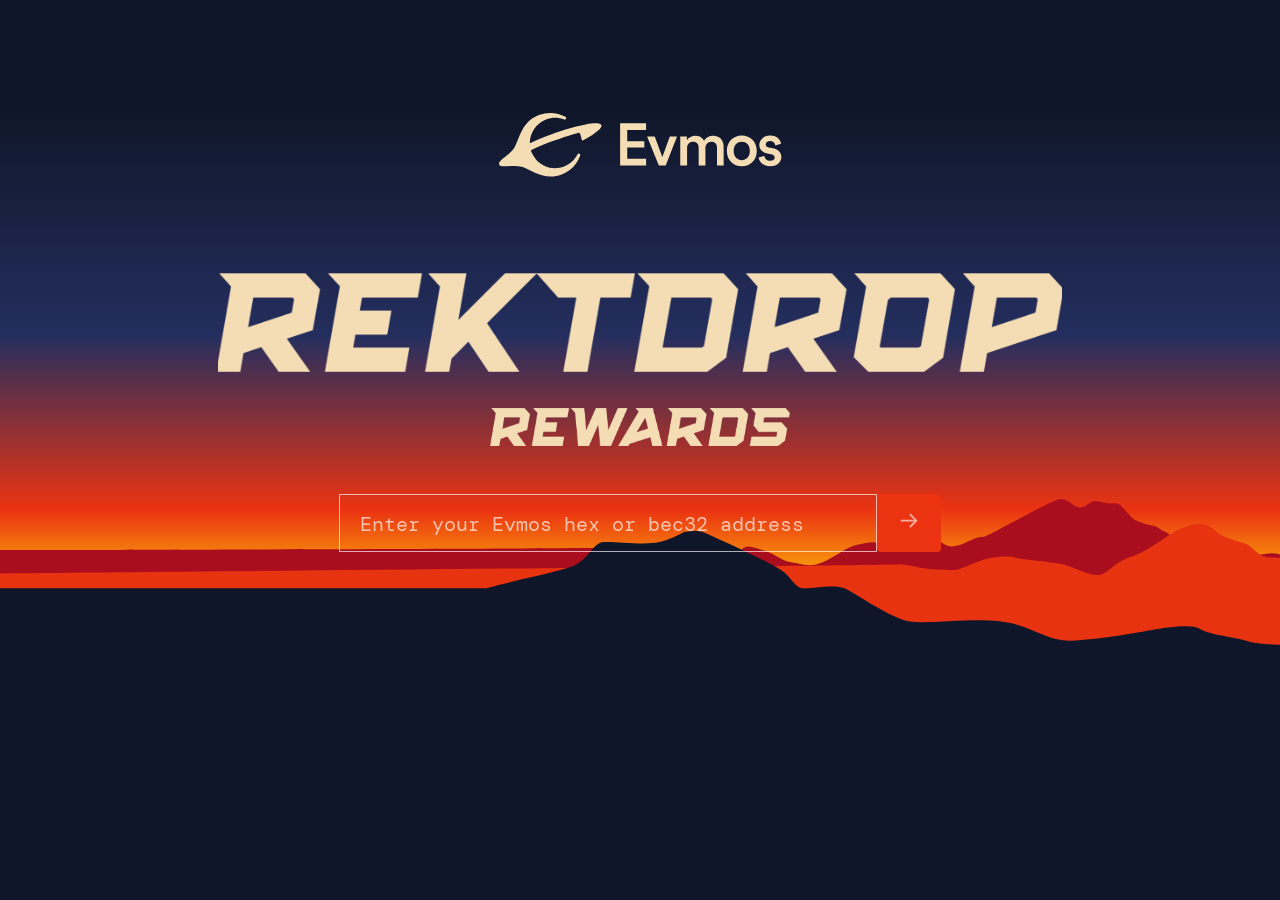
<file: index.html>
<!doctype html><html lang="en"><head><meta charset="utf-8"/><link rel="icon" href="/favicon.ico"/><meta name="viewport" content="width=device-width,initial-scale=1"/><meta name="theme-color" content="#000000"/><meta name="description" content="View and claim your Evmos Rektdrop rewards from our bespoke dashboard."/><link rel="apple-touch-icon" href="/logo192.png"/><link rel="manifest" href="/manifest.json"/><link rel="preconnect" href="https://fonts.googleapis.com"><link rel="preconnect" href="https://fonts.gstatic.com" crossorigin><link href="https://fonts.googleapis.com/css2?family=DM+Mono&family=Open+Sans:wght@300;375;400;450;700&display=swap" rel="stylesheet"><title>Evmos - Rektdrop Rewards</title><link href="/static/css/2.a72322c1.chunk.css" rel="stylesheet"><link href="/static/css/main.3395ff2c.chunk.css" rel="stylesheet"></head><body><noscript>You need to enable JavaScript to run this app.</noscript><div id="root"></div><script>!function(e){function r(r){for(var n,u,i=r[0],c=r[1],l=r[2],s=0,p=[];s<i.length;s++)u=i[s],Object.prototype.hasOwnProperty.call(o,u)&&o[u]&&p.push(o[u][0]),o[u]=0;for(n in c)Object.prototype.hasOwnProperty.call(c,n)&&(e[n]=c[n]);for(f&&f(r);p.length;)p.shift()();return a.push.apply(a,l||[]),t()}function t(){for(var e,r=0;r<a.length;r++){for(var t=a[r],n=!0,i=1;i<t.length;i++){var c=t[i];0!==o[c]&&(n=!1)}n&&(a.splice(r--,1),e=u(u.s=t[0]))}return e}var n={},o={1:0},a=[];function u(r){if(n[r])return n[r].exports;var t=n[r]={i:r,l:!1,exports:{}};return e[r].call(t.exports,t,t.exports,u),t.l=!0,t.exports}u.e=function(e){var r=[],t=o[e];if(0!==t)if(t)r.push(t[2]);else{var n=new Promise((function(r,n){t=o[e]=[r,n]}));r.push(t[2]=n);var a,i=document.createElement("script");i.charset="utf-8",i.timeout=120,u.nc&&i.setAttribute("nonce",u.nc),i.src=function(e){return u.p+"static/js/"+({}[e]||e)+"."+{3:"2d25a0a9"}[e]+".chunk.js"}(e);var c=new Error;a=function(r){i.onerror=i.onload=null,clearTimeout(l);var t=o[e];if(0!==t){if(t){var n=r&&("load"===r.type?"missing":r.type),a=r&&r.target&&r.target.src;c.message="Loading chunk "+e+" failed.\n("+n+": "+a+")",c.name="ChunkLoadError",c.type=n,c.request=a,t[1](c)}o[e]=void 0}};var l=setTimeout((function(){a({type:"timeout",target:i})}),12e4);i.onerror=i.onload=a,document.head.appendChild(i)}return Promise.all(r)},u.m=e,u.c=n,u.d=function(e,r,t){u.o(e,r)||Object.defineProperty(e,r,{enumerable:!0,get:t})},u.r=function(e){"undefined"!=typeof Symbol&&Symbol.toStringTag&&Object.defineProperty(e,Symbol.toStringTag,{value:"Module"}),Object.defineProperty(e,"__esModule",{value:!0})},u.t=function(e,r){if(1&r&&(e=u(e)),8&r)return e;if(4&r&&"object"==typeof e&&e&&e.__esModule)return e;var t=Object.create(null);if(u.r(t),Object.defineProperty(t,"default",{enumerable:!0,value:e}),2&r&&"string"!=typeof e)for(var n in e)u.d(t,n,function(r){return e[r]}.bind(null,n));return t},u.n=function(e){var r=e&&e.__esModule?function(){return e.default}:function(){return e};return u.d(r,"a",r),r},u.o=function(e,r){return Object.prototype.hasOwnProperty.call(e,r)},u.p="/",u.oe=function(e){throw console.error(e),e};var i=this["webpackJsonpairdrop-dashboard"]=this["webpackJsonpairdrop-dashboard"]||[],c=i.push.bind(i);i.push=r,i=i.slice();for(var l=0;l<i.length;l++)r(i[l]);var f=c;t()}([])</script><script src="/static/js/2.30d8f47a.chunk.js"></script><script src="/static/js/main.4e22a695.chunk.js"></script></body></html>
</file>
<file: static/css/2.a72322c1.chunk.css>
.react-grid-layout{position:relative;transition:height .2s ease}.react-grid-item{transition:all .2s ease;transition-property:left,top}.react-grid-item img{pointer-events:none;-webkit-user-select:none;-ms-user-select:none;user-select:none}.react-grid-item.cssTransforms{transition-property:-webkit-transform;transition-property:transform;transition-property:transform,-webkit-transform}.react-grid-item.resizing{z-index:1;will-change:width,height}.react-grid-item.react-draggable-dragging{transition:none;z-index:3;will-change:transform}.react-grid-item.dropping{visibility:hidden}.react-grid-item.react-grid-placeholder{background:red;opacity:.2;transition-duration:.1s;z-index:2;-webkit-user-select:none;-ms-user-select:none;-o-user-select:none;user-select:none}.react-grid-item>.react-resizable-handle{position:absolute;width:20px;height:20px}.react-grid-item>.react-resizable-handle:after{content:"";position:absolute;right:3px;bottom:3px;width:5px;height:5px;border-right:2px solid rgba(0,0,0,.4);border-bottom:2px solid rgba(0,0,0,.4)}.react-resizable-hide>.react-resizable-handle{display:none}.react-grid-item>.react-resizable-handle.react-resizable-handle-sw{bottom:0;left:0;cursor:sw-resize;-webkit-transform:rotate(90deg);transform:rotate(90deg)}.react-grid-item>.react-resizable-handle.react-resizable-handle-se{bottom:0;right:0;cursor:se-resize}.react-grid-item>.react-resizable-handle.react-resizable-handle-nw{top:0;left:0;cursor:nw-resize;-webkit-transform:rotate(180deg);transform:rotate(180deg)}.react-grid-item>.react-resizable-handle.react-resizable-handle-ne{top:0;right:0;cursor:ne-resize;-webkit-transform:rotate(270deg);transform:rotate(270deg)}.react-grid-item>.react-resizable-handle.react-resizable-handle-e,.react-grid-item>.react-resizable-handle.react-resizable-handle-w{top:50%;margin-top:-10px;cursor:ew-resize}.react-grid-item>.react-resizable-handle.react-resizable-handle-w{left:0;-webkit-transform:rotate(135deg);transform:rotate(135deg)}.react-grid-item>.react-resizable-handle.react-resizable-handle-e{right:0;-webkit-transform:rotate(315deg);transform:rotate(315deg)}.react-grid-item>.react-resizable-handle.react-resizable-handle-n,.react-grid-item>.react-resizable-handle.react-resizable-handle-s{left:50%;margin-left:-10px;cursor:ns-resize}.react-grid-item>.react-resizable-handle.react-resizable-handle-n{top:0;-webkit-transform:rotate(225deg);transform:rotate(225deg)}.react-grid-item>.react-resizable-handle.react-resizable-handle-s{bottom:0;-webkit-transform:rotate(45deg);transform:rotate(45deg)}.react-resizable{position:relative}.react-resizable-handle{position:absolute;width:20px;height:20px;background-repeat:no-repeat;background-origin:content-box;box-sizing:border-box;background-image:url("[data-uri]");background-position:100% 100%;padding:0 3px 3px 0}.react-resizable-handle-sw{bottom:0;left:0;cursor:sw-resize;-webkit-transform:rotate(90deg);transform:rotate(90deg)}.react-resizable-handle-se{bottom:0;right:0;cursor:se-resize}.react-resizable-handle-nw{top:0;left:0;cursor:nw-resize;-webkit-transform:rotate(180deg);transform:rotate(180deg)}.react-resizable-handle-ne{top:0;right:0;cursor:ne-resize;-webkit-transform:rotate(270deg);transform:rotate(270deg)}.react-resizable-handle-e,.react-resizable-handle-w{top:50%;margin-top:-10px;cursor:ew-resize}.react-resizable-handle-w{left:0;-webkit-transform:rotate(135deg);transform:rotate(135deg)}.react-resizable-handle-e{right:0;-webkit-transform:rotate(315deg);transform:rotate(315deg)}.react-resizable-handle-n,.react-resizable-handle-s{left:50%;margin-left:-10px;cursor:ns-resize}.react-resizable-handle-n{top:0;-webkit-transform:rotate(225deg);transform:rotate(225deg)}.react-resizable-handle-s{bottom:0;-webkit-transform:rotate(45deg);transform:rotate(45deg)}
/*# sourceMappingURL=2.a72322c1.chunk.css.map */
</file>
<file: static/css/main.3395ff2c.chunk.css>
body{margin:0;background-color:#181818;font-family:"Open Sans",sans-serif;-webkit-font-smoothing:antialiased;-moz-osx-font-smoothing:grayscale}.page-base{display:flex;flex-direction:column;width:100vw;height:100vh}.page-body{margin:auto;display:flex;flex-direction:column;align-items:center;flex:1 1}.la--base{background-image:url(/static/media/background.a92fcdf1.svg);background-position:50%;background-size:cover}.la--logo{margin-top:12.5vh;margin-bottom:96px}.la--title{margin-bottom:36px}.la--search{margin-top:48px;display:flex;flex-direction:row}.la--button{background:#eb3312;border:none;width:64px;margin-left:0;border-radius:4px;cursor:pointer}@media screen and (max-width:480px){.la--logo{width:40vw;margin-bottom:72px}.la--title{width:85vw;margin-bottom:24px}.la--subtitle{width:50vw}}.base{background-color:none;border:1px solid hsla(0,0%,100%,.6666666666666666);display:flex;flex-direction:row;width:500px;max-width:50vw;height:32px;padding:12px 18px}.base-large{width:100%;max-width:100%;box-sizing:border-box;height:56px}.search-bar{background:none;margin:auto;color:#fff;font-family:"DM Mono",monospace;font-size:20px;flex:1 1;height:100%;border:none;outline:none;overflow:hidden;text-overflow:ellipsis;white-space:nowrap}::-webkit-input-placeholder{color:hsla(0,0%,100%,.6666666666666666)}:-ms-input-placeholder{color:hsla(0,0%,100%,.6666666666666666)}::placeholder{color:hsla(0,0%,100%,.6666666666666666)}@media screen and (max-width:480px){.search-bar{font-size:16px}}.lo--page-base{background:#0f162a}.lo--page-body{justify-content:center}.lo--title{margin-top:-48px;font-size:24px;font-weight:700;text-align:center;color:#f4ddb5}.d--page-base{margin:auto;width:100vw;height:auto;background:#0f162a}.d--page-top{background:url(/static/media/dashboardBackground.083c57e6.svg);background-position:bottom;background-size:cover;padding-top:48px;padding-bottom:150px}.d--page-header{display:flex;flex-direction:row;align-items:center;flex:1 1;justify-content:space-between;margin-bottom:24px;padding-left:36px;padding-right:36px}.d--header-logo{height:36px}.d--header-title{height:24px;margin-left:72px;margin-bottom:4px}.d--header-subtitle{height:24px;margin-left:24px;margin-bottom:4px}.d--header-search{display:flex;flex-direction:row;margin:auto;width:30vw}.d--title-container{margin:72px auto auto;display:flex;flex-direction:row;width:80vw}.d--title{margin:auto auto auto 0;text-align:left;font-size:32px;font-weight:lighter}.d--subtitle,.d--title{color:#f4ddb5;font-family:"DM Mono",monospace}.d--subtitle{margin-top:16px;font-size:30px}.d--caption{color:#f4ddb5;font-family:"DM Mono",monospace;font-size:14px}.d--grid{margin:48px auto;width:80vw}.d--card{display:flex;flex-direction:column;justify-content:space-between;align-items:center;background:#060a14;border-radius:20px;padding-left:16px;padding-right:16px;box-sizing:border-box;box-shadow:0 8px 4px rgba(0,0,0,.25)}.d--card--tag{margin-top:16px;margin-right:4px;align-self:flex-end;background:#01070e;border-radius:24px;padding:8px 20px;color:#fff;font-weight:700;font-size:14px}.d--card--title{margin-bottom:0;text-align:center;color:#fff;font-size:22px;font-weight:700}.d--card--body{color:#fff;font-size:18px;font-weight:300}.d--icon{width:8px;height:8px;border-radius:8px;margin-right:12px}.d--row{display:flex;flex-direction:row;align-items:center}.d--col{flex-direction:column}.d--col,.d--desktop{display:flex}.d--mobile{display:none}@media screen and (max-width:1024px){.d--header-title{margin-left:36px;margin-bottom:-4px;height:20px}.d--header-subtitle{margin-left:12px;margin-bottom:-4px;height:20px}.d--header-search{width:auto}.d--subtitle,.d--title{font-size:24px}.d--caption{margin-top:0}}@media screen and (max-width:480px){.d--desktop{display:none}.d--mobile{display:flex}.d--page-base{flex-direction:column}.d--page-top{padding-bottom:72px}.d--page-header{flex-direction:column;align-items:flex-start}.d--page-header-mobile{justify-content:space-between;width:100%}.d--header-logo{width:22.5vw;margin-right:24px}.d--header-title{margin:auto;width:25vw}.d--header-subtitle{margin:auto;width:22.5vw}.d--header-search{width:100%;margin-top:24px}.d--title-container{margin-top:12px}.d--subtitle{font-size:16px}.d--caption{font-size:14px;width:60vw}.d--grid{margin:12px auto 24px}.d--card--title{font-size:18px}.d--card--body{font-size:16px}}
/*# sourceMappingURL=main.3395ff2c.chunk.css.map */
</file>
